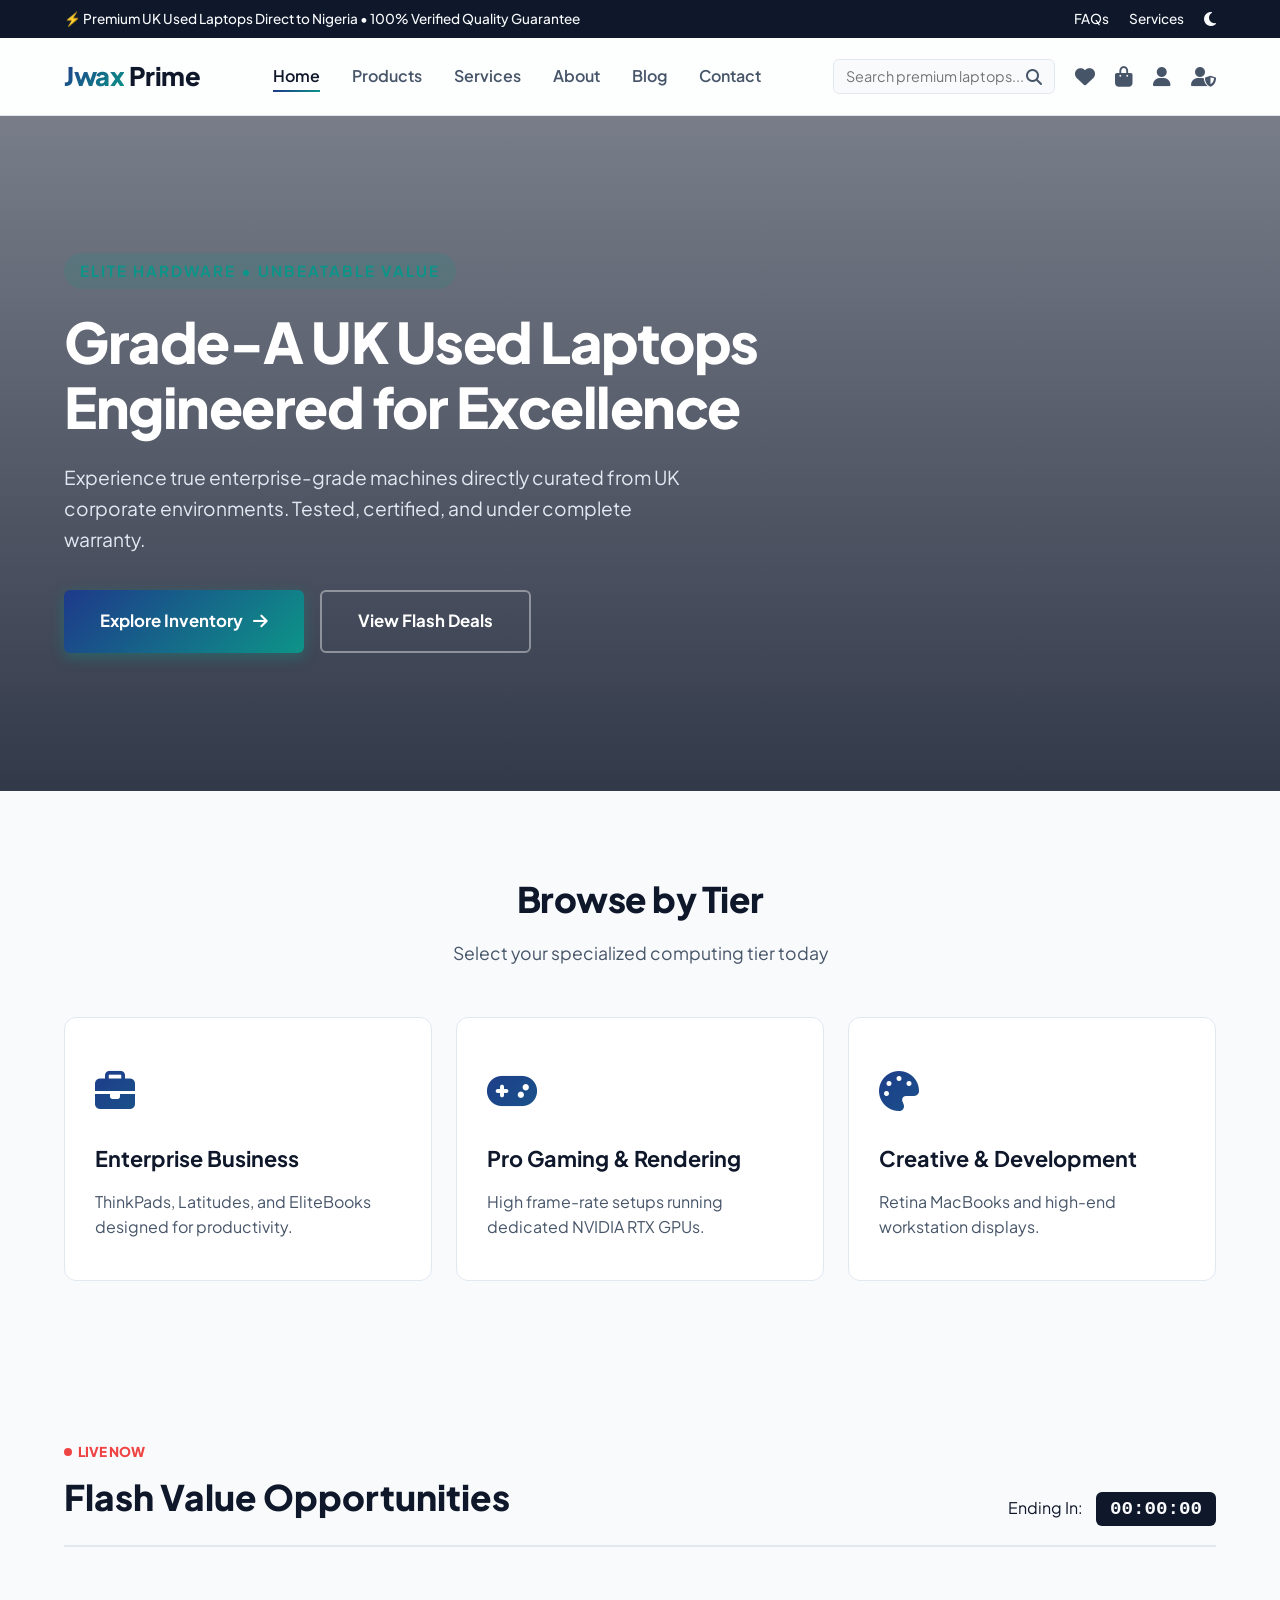
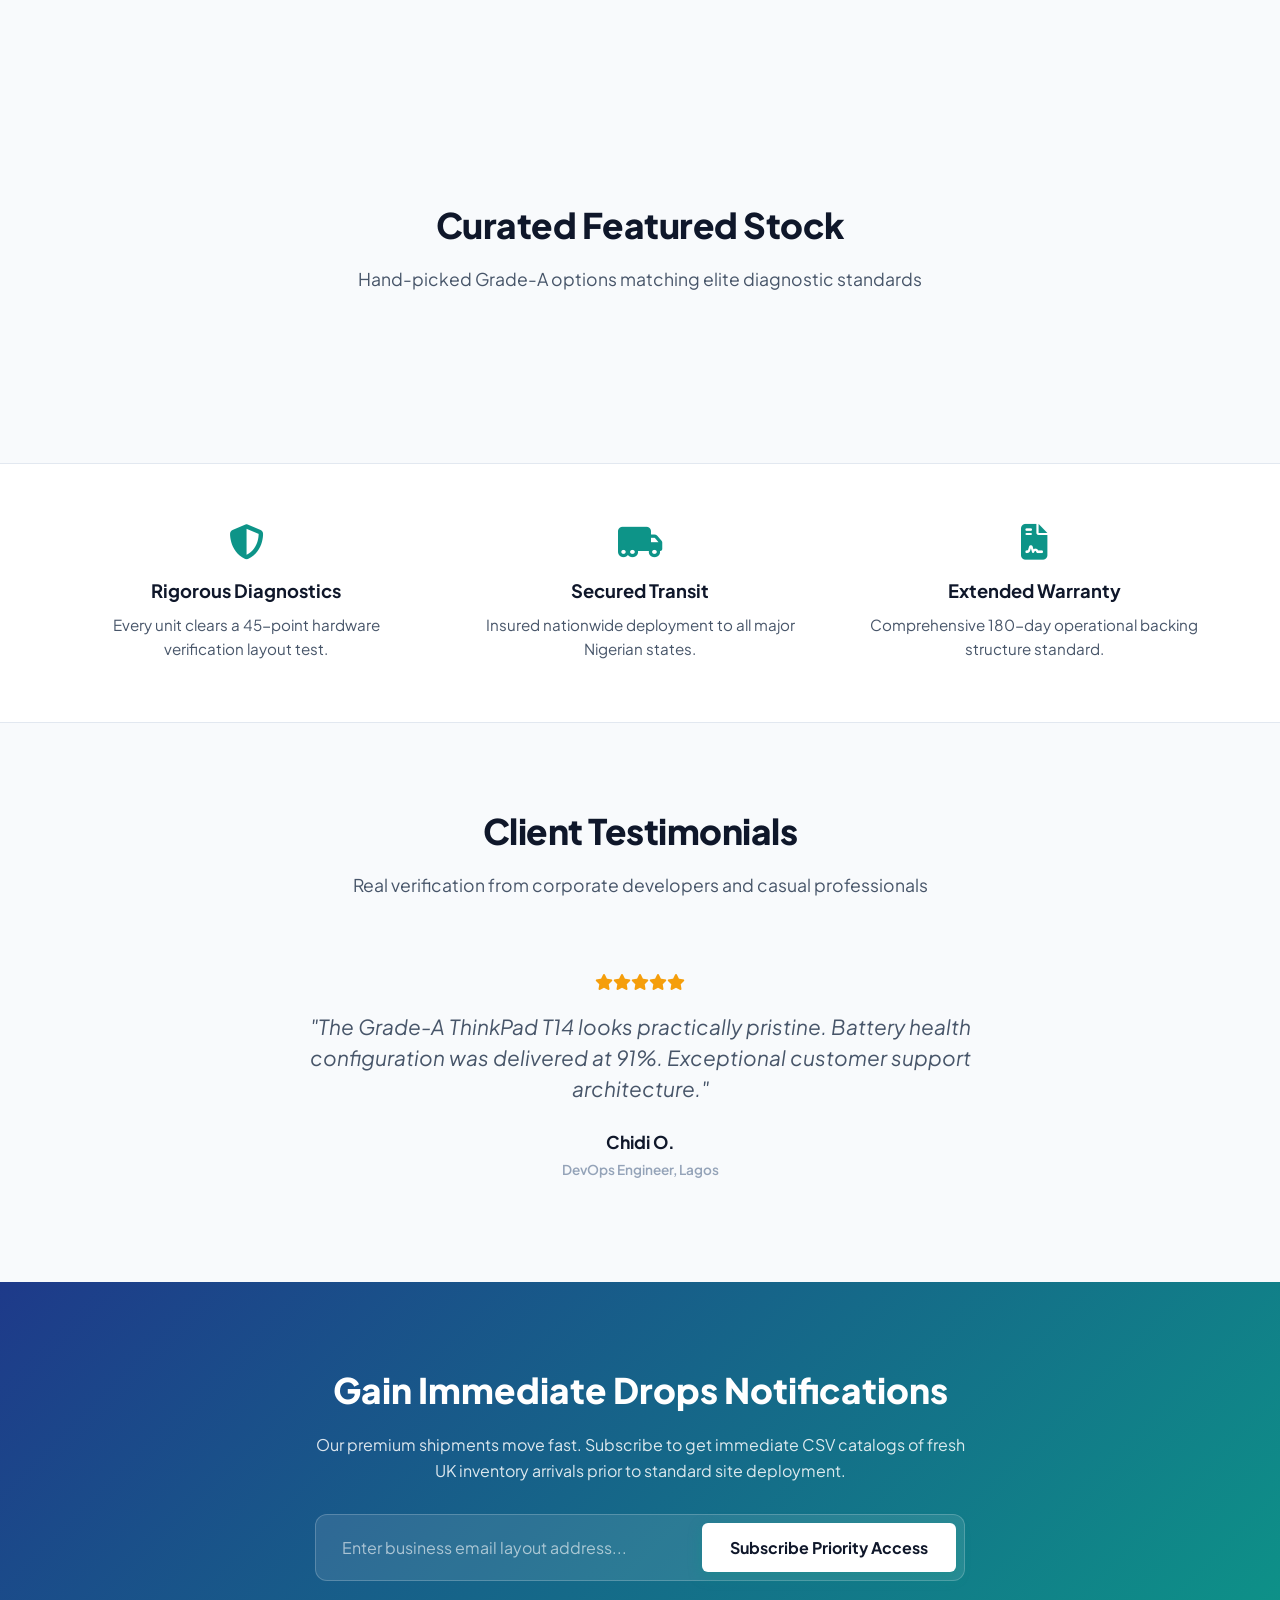
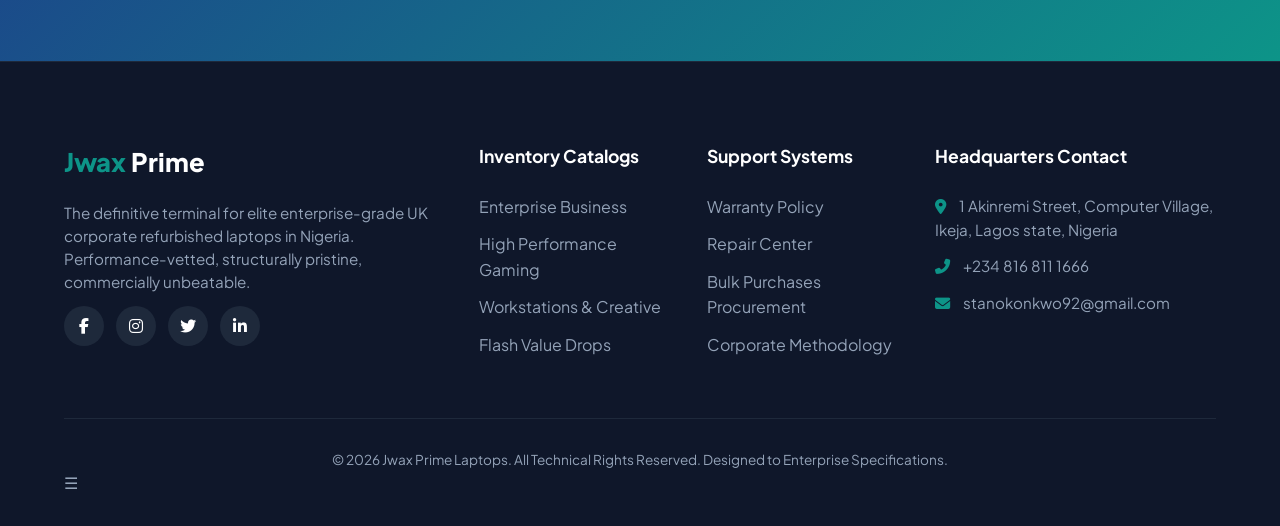
<file: index.html>
<!DOCTYPE html>
<html lang="en" data-theme="light">
<head>
    <meta charset="UTF-8">
    <meta name="viewport" content="width=device-width, initial-scale=1.0">
    <meta name="description" content="Jwax Prime Laptops - Premium UK Used Laptops in Nigeria. Highest quality, verified performance, unbeatable pricing.">
    <title>Jwax Prime Laptops | Premium UK Used Laptops</title>
    
    <!-- Google Fonts -->
    <link rel="preconnect" href="https://fonts.googleapis.com">
    <link rel="preconnect" href="https://fonts.gstatic.com" crossorigin>
    <link href="https://fonts.googleapis.com/css2?family=Plus+Jakarta+Sans:wght@300;400;500;600;700;800&display=swap" rel="stylesheet">
    
    <!-- Font Awesome Icons -->
    <link rel="stylesheet" href="https://cdnjs.cloudflare.com/ajax/libs/font-awesome/6.4.0/css/all.min.css">
    
    <!-- Unified Stylesheet File (Fixed Path) -->
    <link rel="stylesheet" href="style.css">
</head>
<body>

    <div id="screen-loader" class="screen-loader">
        <div class="spinner"></div>
    </div>

    <div id="toast-container" class="toast-container"></div>

    <button id="back-to-top" class="back-to-top" aria-label="Back to Top">
        <i class="fas fa-arrow-up"></i>
    </button>

    <header class="main-header">
        <div class="top-bar">
            <p>⚡ Premium UK Used Laptops Direct to Nigeria • 100% Verified Quality Guarantee</p>
            <div class="top-bar-links">
                <a href="faq.html">FAQs</a>
                <a href="services.html">Services</a>
                <button id="theme-toggle" class="theme-toggle-btn" aria-label="Toggle Theme">
                    <i class="fas fa-moon"></i>
                </button>
            </div>
        </div>

        <nav class="navbar">
            <a href="index.html" class="logo-brand">
                <span class="logo-accent">Jwax</span> Prime
            </a>

            <ul class="nav-links" id="nav-links">
                <li><a href="index.html" class="active">Home</a></li>
                <li><a href="products.html">Products</a></li>
                <li><a href="services.html">Services</a></li>
                <li><a href="about.html">About</a></li>
                <li><a href="blog.html">Blog</a></li>
                <li><a href="contact.html">Contact</a></li>
            </ul>

            <div class="nav-actions">
                <div class="search-container-wrapper">
                    <input type="text" id="global-search-input" placeholder="Search premium laptops...">
                    <button class="search-btn"><i class="fas fa-search"></i></button>
                </div>
                <a href="wishlist.html" class="nav-icon-link" aria-label="Wishlist">
                    <i class="fas fa-heart"></i>
                    <span class="badge" id="wishlist-badge">0</span>
                </a>
                <a href="cart.html" class="nav-icon-link" aria-label="Cart">
                    <i class="fas fa-shopping-bag"></i>
                    <span class="badge badge-accent" id="cart-badge">0</span>
                </a>
                <a href="login.html" class="nav-icon-link" aria-label="Account / Login">
                    <i class="fas fa-user"></i>
                </a>
                <a href="admin.html" class="nav-icon-link admin-indicator" aria-label="Admin Panel">
                    <i class="fas fa-user-shield"></i>
                </a>
                
                <button class="hamburger-menu" id="hamburger-menu" aria-label="Toggle Mobile Menu">
                    <span></span>
                    <span></span>
                    <span></span>
                </button>
            </div>
        </nav>
    </header>

    <main>
        <section class="hero-section">
            <div class="hero-overlay"></div>
            <div class="hero-content">
                <span class="hero-tagline">Elite Hardware • Unbeatable Value</span>
                <h1 class="hero-title">Grade-A UK Used Laptops <br>Engineered for Excellence</h1>
                <p class="hero-subtitle">Experience true enterprise-grade machines directly curated from UK corporate environments. Tested, certified, and under complete warranty.</p>
                <div class="hero-cta-group">
                    <a href="products.html" class="btn btn-primary btn-lg">Explore Inventory <i class="fas fa-arrow-right"></i></a>
                    <a href="#flash-sales" class="btn btn-secondary btn-lg">View Flash Deals</a>
                </div>
            </div>
        </section>

        <section class="section-container categories-section">
            <div class="section-header">
                <h2>Browse by Tier</h2>
                <p>Select your specialized computing tier today</p>
            </div>
            <div class="category-grid">
                <div class="category-card" data-category="Enterprise">
                    <div class="cat-icon"><i class="fas fa-briefcase"></i></div>
                    <h3>Enterprise Business</h3>
                    <p>ThinkPads, Latitudes, and EliteBooks designed for productivity.</p>
                </div>
                <div class="category-card" data-category="Gaming">
                    <div class="cat-icon"><i class="fas fa-gamepad"></i></div>
                    <h3>Pro Gaming & Rendering</h3>
                    <p>High frame-rate setups running dedicated NVIDIA RTX GPUs.</p>
                </div>
                <div class="category-card" data-category="Creative">
                    <div class="cat-icon"><i class="fas fa-palette"></i></div>
                    <h3>Creative & Development</h3>
                    <p>Retina MacBooks and high-end workstation displays.</p>
                </div>
            </div>
        </section>

        <section id="flash-sales" class="section-container flash-sales-section">
            <div class="section-header-row">
                <div>
                    <span class="live-indicator"><span class="pulse"></span> LIVE NOW</span>
                    <h2>Flash Value Opportunities</h2>
                </div>
                <div class="countdown-timer-container">
                    Ending In: <span id="flash-clock" class="clock-digits">00:00:00</span>
                </div>
            </div>
            <div class="products-grid-layout" id="flash-products-target"></div>
        </section>

        <section class="section-container featured-section">
            <div class="section-header">
                <h2>Curated Featured Stock</h2>
                <p>Hand-picked Grade-A options matching elite diagnostic standards</p>
            </div>
            <div class="products-grid-layout" id="featured-products-target"></div>
        </section>

        <section class="trust-signals-section">
            <div class="signal-item">
                <i class="fas fa-shield-alt"></i>
                <h3>Rigorous Diagnostics</h3>
                <p>Every unit clears a 45-point hardware verification layout test.</p>
            </div>
            <div class="signal-item">
                <i class="fas fa-truck-moving"></i>
                <h3>Secured Transit</h3>
                <p>Insured nationwide deployment to all major Nigerian states.</p>
            </div>
            <div class="signal-item">
                <i class="fas fa-file-contract"></i>
                <h3>Extended Warranty</h3>
                <p>Comprehensive 180-day operational backing structure standard.</p>
            </div>
        </section>

        <section class="section-container testimonial-section">
            <div class="section-header">
                <h2>Client Testimonials</h2>
                <p>Real verification from corporate developers and casual professionals</p>
            </div>
            <div class="testimonial-carousel-wrapper">
                <div class="testimonial-track" id="testimonial-track">
                    <div class="testimonial-card">
                        <div class="stars"><i class="fas fa-star"></i><i class="fas fa-star"></i><i class="fas fa-star"></i><i class="fas fa-star"></i><i class="fas fa-star"></i></div>
                        <p class="testimonial-text">"The Grade-A ThinkPad T14 looks practically pristine. Battery health configuration was delivered at 91%. Exceptional customer support architecture."</p>
                        <h4 class="testimonial-author">Chidi O.</h4>
                        <span class="author-title">DevOps Engineer, Lagos</span>
                    </div>
                </div>
            </div>
        </section>

        <section class="newsletter-subscription-block">
            <div class="newsletter-inner">
                <h2>Gain Immediate Drops Notifications</h2>
                <p>Our premium shipments move fast. Subscribe to get immediate CSV catalogs of fresh UK inventory arrivals prior to standard site deployment.</p>
                <form id="newsletter-form" class="newsletter-form-container">
                    <input type="email" id="news-email" placeholder="Enter business email layout address..." required>
                    <button type="submit" class="btn btn-primary">Subscribe Priority Access</button>
                </form>
            </div>
        </section>
    </main>

    <footer class="global-footer">
        <div class="footer-grid-layout">
            <div class="footer-column brand-summary-col">
                <h3 class="footer-logo"><span>Jwax</span> Prime</h3>
                <p>The definitive terminal for elite enterprise-grade UK corporate refurbished laptops in Nigeria. Performance-vetted, structurally pristine, commercially unbeatable.</p>
                <div class="social-links-media">
                    <a href="#"><i class="fab fa-facebook-f"></i></a>
                    <a href="#"><i class="fab fa-instagram"></i></a>
                    <a href="#"><i class="fab fa-twitter"></i></a>
                    <a href="#"><i class="fab fa-linkedin-in"></i></a>
                </div>
            </div>
            <div class="footer-column">
                <h4>Inventory Catalogs</h4>
                <ul>
                    <li><a href="products.html?cat=Enterprise">Enterprise Business</a></li>
                    <li><a href="products.html?cat=Gaming">High Performance Gaming</a></li>
                    <li><a href="products.html?cat=Creative">Workstations & Creative</a></li>
                    <li><a href="products.html?flag=flash">Flash Value Drops</a></li>
                </ul>
            </div>
            <div class="footer-column">
                <h4>Support Systems</h4>
                <ul>
                    <li><a href="faq.html">Warranty Policy</a></li>
                    <li><a href="services.html">Repair Center</a></li>
                    <li><a href="contact.html">Bulk Purchases Procurement</a></li>
                    <li><a href="about.html">Corporate Methodology</a></li>
                </ul>
            </div>
            <div class="footer-column">
                <h4>Headquarters Contact</h4>
                <p><i class="fas fa-map-marker-alt"></i> 1 Akinremi Street, Computer Village, Ikeja, Lagos state, Nigeria</p>
                <p><i class="fas fa-phone-alt"></i> +234 816 811 1666</p>
                <p><i class="fas fa-envelope"></i> stanokonkwo92@gmail.com</p>
            </div>
        </div>
        <div class="footer-copyright-row">
            <p>&copy; 2026 Jwax Prime Laptops. All Technical Rights Reserved. Designed to Enterprise Specifications.</p>
        </div>
        <div class="menu-toggle">
    ☰
</div>
        <script>
const menuBtn =
document.querySelector('.menu-toggle') ||
document.querySelector('.hamburger') ||
document.querySelector('.mobile-menu-btn');

const navMenu =
document.querySelector('.nav-links') ||
document.querySelector('.nav-menu') ||
document.querySelector('nav ul');

menuBtn.addEventListener('click', () => {
    navMenu.classList.toggle('active');
});
</script>
    </footer>

    <script src="js/app.js"></script>
</body>
</html>
</file>
<file: style.css>
/* ==========================================================================
   GLOBAL DESIGN VARIABLES & THEME STATE ENGINE
   ========================================================================== */
:root {
    /* Color Palette - Light Mode Default */
    --primary-gradient: linear-gradient(135deg, #1e3a8a 0%, #0d9488 100%);
    --bg-main: #f8fafc;
    --bg-surface: #ffffff;
    --bg-surface-glass: rgba(255, 255, 255, 0.75);
    --border-color: #e2e8f0;
    --text-primary: #0f172a;
    --text-secondary: #475569;
    --text-light: #94a3b8;
    --accent: #0d9488;
    --accent-hover: #0f766e;
    --danger: #ef4444;
    --success: #22c55e;
    --warning: #f59e0b;
    --shadow-sm: 0 2px 4px rgba(0,0,0,0.05);
    --shadow-md: 0 10px 15px -3px rgba(0,0,0,0.1), 0 4px 6px -2px rgba(0,0,0,0.05);
    --shadow-lg: 0 20px 25px -5px rgba(0,0,0,0.1), 0 10px 10px -5px rgba(0,0,0,0.04);
    --radius-sm: 6px;
    --radius-md: 12px;
    --radius-lg: 20px;
    --transition-smooth: all 0.35s cubic-bezier(0.4, 0, 0.2, 1);
}

[data-theme="dark"] {
    /* Color Palette - Dark Mode Variant Override */
    --bg-main: #0f172a;
    --bg-surface: #1e293b;
    --bg-surface-glass: rgba(30, 41, 59, 0.75);
    --border-color: #334155;
    --text-primary: #f8fafc;
    --text-secondary: #cbd5e1;
    --text-light: #64748b;
    --shadow-sm: 0 2px 4px rgba(0,0,0,0.3);
    --shadow-md: 0 10px 15px -3px rgba(0,0,0,0.4);
    --shadow-lg: 0 20px 25px -5px rgba(0,0,0,0.5);
}

/* ==========================================================================
   CSS CORE RESET & TYPOGRAPHY FOUNDATIONS
   ========================================================================== */
* {
    box-sizing: border-box;
    margin: 0;
    padding: 0;
}

html {
    scroll-behavior: smooth;
    font-size: 16px;
}

body {
    font-family: 'Plus Jakarta Sans', sans-serif;
    background-color: var(--bg-main);
    color: var(--text-primary);
    line-height: 1.6;
    overflow-x: hidden;
    transition: var(--transition-smooth);
}

a {
    color: inherit;
    text-decoration: none;
    transition: var(--transition-smooth);
}

ul {
    list-style: none;
}

img {
    max-width: 100%;
    display: block;
}

button, input, select, textarea {
    font-family: inherit;
    font-size: inherit;
    background: none;
    border: none;
    outline: none;
}

/* ==========================================================================
   GLOBAL APP COMPONENTS & UI ACCESSORIES
   ========================================================================== */
.screen-loader {
    position: fixed;
    top: 0;
    left: 0;
    width: 100vw;
    height: 100vh;
    background-color: var(--bg-main);
    z-index: 9999;
    display: flex;
    justify-content: center;
    align-items: center;
    transition: opacity 0.5s ease, visibility 0.5s ease;
}
.screen-loader.fade-out {
    opacity: 0;
    visibility: hidden;
}
.spinner {
    width: 50px;
    height: 50px;
    border: 4px solid var(--border-color);
    border-top-color: var(--accent);
    border-radius: 50%;
    animation: spin 1s infinite linear;
}
@keyframes spin {
    to { transform: rotate(360deg); }
}

.toast-container {
    position: fixed;
    top: 24px;
    right: 24px;
    z-index: 10000;
    display: flex;
    flex-direction: column;
    gap: 12px;
}
.toast {
    background-color: var(--bg-surface);
    color: var(--text-primary);
    padding: 16px 24px;
    border-radius: var(--radius-md);
    box-shadow: var(--shadow-lg);
    border-left: 6px solid var(--accent);
    display: flex;
    align-items: center;
    gap: 12px;
    font-weight: 600;
    transform: translateX(120%);
    animation: slideIn 0.35s forwards cubic-bezier(0.4, 0, 0.2, 1);
    transition: var(--transition-smooth);
}
@keyframes slideIn {
    to { transform: translateX(0); }
}
.toast.toast-danger { border-left-color: var(--danger); }
.toast.toast-success { border-left-color: var(--success); }

.back-to-top {
    position: fixed;
    bottom: 30px;
    right: 30px;
    width: 50px;
    height: 50px;
    background: var(--primary-gradient);
    color: #fff;
    border-radius: 50%;
    display: flex;
    justify-content: center;
    align-items: center;
    cursor: pointer;
    box-shadow: var(--shadow-lg);
    z-index: 999;
    opacity: 0;
    visibility: hidden;
    transition: var(--transition-smooth);
    transform: translateY(10px);
}
.back-to-top.visible {
    opacity: 1;
    visibility: visible;
    transform: translateY(0);
}
.back-to-top:hover {
    transform: translateY(-5px);
}

/* ==========================================================================
   NAVIGATION BAR & HEADER STRUCTURAL BLUEPRINT
   ========================================================================== */
.main-header {
    width: 100%;
    position: relative;
    z-index: 990;
}
.top-bar {
    background-color: var(--text-primary);
    color: var(--bg-main);
    padding: 8px 5%;
    display: flex;
    justify-content: space-between;
    align-items: center;
    font-size: 0.85rem;
    font-weight: 500;
}
.top-bar-links {
    display: flex;
    align-items: center;
    gap: 20px;
}
.theme-toggle-btn {
    color: inherit;
    cursor: pointer;
    font-size: 1rem;
}

.navbar {
    background-color: var(--bg-surface-glass);
    backdrop-filter: blur(15px);
    -webkit-backdrop-filter: blur(15px);
    border-bottom: 1px solid var(--border-color);
    padding: 18px 5%;
    display: flex;
    justify-content: space-between;
    align-items: center;
    transition: var(--transition-smooth);
}
.navbar.sticky {
    position: fixed;
    top: 0;
    left: 0;
    width: 100%;
    box-shadow: var(--shadow-sm);
    padding: 12px 5%;
}

.logo-brand {
    font-size: 1.6rem;
    font-weight: 800;
    letter-spacing: -0.5px;
}
.logo-accent {
    background: var(--primary-gradient);
    -webkit-background-clip: text;
    -webkit-text-fill-color: transparent;
}

.nav-links {
    display: flex;
    gap: 32px;
}
.nav-links a {
    font-weight: 600;
    color: var(--text-secondary);
    position: relative;
}
.nav-links a:hover, .nav-links a.active {
    color: var(--text-primary);
}
.nav-links a::after {
    content: '';
    position: absolute;
    bottom: -6px;
    left: 0;
    width: 0;
    height: 2px;
    background: var(--primary-gradient);
    transition: var(--transition-smooth);
}
.nav-links a:hover::after, .nav-links a.active::after {
    width: 100%;
}

.nav-actions {
    display: flex;
    align-items: center;
    gap: 20px;
}
.search-container-wrapper {
    display: flex;
    background-color: var(--bg-main);
    border: 1px solid var(--border-color);
    border-radius: var(--radius-sm);
    padding: 6px 12px;
    align-items: center;
}
.search-container-wrapper input {
    color: var(--text-primary);
    font-size: 0.9rem;
    width: 180px;
    transition: var(--transition-smooth);
}
.search-container-wrapper input:focus {
    width: 240px;
}
.search-btn {
    color: var(--text-secondary);
    cursor: pointer;
}

.nav-icon-link {
    position: relative;
    font-size: 1.25rem;
    color: var(--text-secondary);
}
.nav-icon-link:hover {
    color: var(--text-primary);
}
.nav-icon-link .badge {
    position: absolute;
    top: -6px;
    right: -10px;
    background-color: var(--text-primary);
    color: var(--bg-main);
    font-size: 0.7rem;
    font-weight: 700;
    width: 18px;
    height: 18px;
    border-radius: 50%;
    display: flex;
    justify-content: center;
    align-items: center;
}
.nav-icon-link .badge.badge-accent {
    background: var(--primary-gradient);
}
.hamburger-menu {
    display: none;
    flex-direction: column;
    gap: 5px;
    cursor: pointer;
}
.hamburger-menu span {
    width: 25px;
    height: 3px;
    background-color: var(--text-primary);
    border-radius: 3px;
    transition: var(--transition-smooth);
}

/* ==========================================================================
   HERO & PROMOTIONAL ADVERTISING BLOCK
   ========================================================================== */
.hero-section {
    position: relative;
    height: 75vh;
    min-height: 550px;
    background: linear-gradient(rgba(15,23,42,0.55), rgba(15,23,42,0.85)), url('https://images.unsplash.com/photo-1603302576837-37561b2e2302?auto=format&fit=crop&w=1920&q=80') center/cover no-repeat;
    display: flex;
    align-items: center;
    padding: 0 5%;
    color: #ffffff;
}
.hero-content {
    max-width: 750px;
    z-index: 10;
}
.hero-tagline {
    font-size: 0.95rem;
    text-transform: uppercase;
    font-weight: 700;
    letter-spacing: 2px;
    color: var(--accent);
    background-color: rgba(13, 148, 136, 0.15);
    padding: 6px 16px;
    border-radius: 50px;
    display: inline-block;
    margin-bottom: 20px;
}
.hero-title {
    font-size: 3.5rem;
    font-weight: 800;
    line-height: 1.15;
    letter-spacing: -1.5px;
    margin-bottom: 24px;
}
.hero-subtitle {
    font-size: 1.2rem;
    color: #e2e8f0;
    margin-bottom: 36px;
    max-width: 620px;
}
.hero-cta-group {
    display: flex;
    gap: 16px;
}

/* Standard Premium UI Buttons Layout */
.btn {
    display: inline-flex;
    align-items: center;
    gap: 10px;
    padding: 14px 28px;
    font-weight: 700;
    border-radius: var(--radius-sm);
    cursor: pointer;
    transition: var(--transition-smooth);
}
.btn-lg {
    padding: 16px 36px;
    font-size: 1.05rem;
}
.btn-primary {
    background: var(--primary-gradient);
    color: #ffffff;
    box-shadow: 0 4px 14px rgba(13, 148, 136, 0.4);
}
.btn-primary:hover {
    transform: translateY(-2px);
    box-shadow: 0 6px 20px rgba(13, 148, 136, 0.6);
}
.btn-secondary {
    background-color: transparent;
    color: #ffffff;
    border: 2px solid rgba(255,255,255,0.4);
}
.btn-secondary:hover {
    border-color: #ffffff;
    background-color: rgba(255,255,255,0.1);
}

/* ==========================================================================
   GRID CORE ARRANGEMENT & LAYOUT CONTENT CONTAINERS
   ========================================================================== */
.section-container {
    padding: 80px 5%;
}
.section-header {
    text-align: center;
    margin-bottom: 50px;
}
.section-header h2 {
    font-size: 2.2rem;
    font-weight: 800;
    letter-spacing: -0.5px;
    margin-bottom: 12px;
}
.section-header p {
    color: var(--text-secondary);
    font-size: 1.1rem;
}

.section-header-row {
    display: flex;
    justify-content: space-between;
    align-items: flex-end;
    margin-bottom: 50px;
    border-bottom: 2px solid var(--border-color);
    padding-bottom: 20px;
}
.section-header-row h2 {
    font-size: 2.2rem;
    font-weight: 800;
}
.live-indicator {
    font-size: 0.85rem;
    font-weight: 800;
    color: var(--danger);
    display: flex;
    align-items: center;
    gap: 6px;
    margin-bottom: 6px;
}
.pulse {
    width: 8px;
    height: 8px;
    background-color: var(--danger);
    border-radius: 50%;
    box-shadow: 0 0 0 0 rgba(239, 68, 68, 0.7);
    animation: pulseActive 1.6s infinite;
}
@keyframes pulseActive {
    0% { transform: scale(0.95); box-shadow: 0 0 0 0 rgba(239,68,68,0.7); }
    70% { transform: scale(1); box-shadow: 0 0 0 8px rgba(239,68,68,0); }
    100% { transform: scale(0.95); box-shadow: 0 0 0 0 rgba(239,68,68,0); }
}

.clock-digits {
    font-family: monospace;
    background-color: var(--text-primary);
    color: var(--bg-main);
    padding: 6px 14px;
    border-radius: var(--radius-sm);
    font-weight: 700;
    font-size: 1.2rem;
    margin-left: 10px;
}

/* ==========================================================================
   CATEGORY & TIER CARDS STRUCTURAL SPEC
   ========================================================================== */
.category-grid {
    display: grid;
    grid-template-columns: repeat(auto-fit, minmax(300px, 1fr));
    gap: 24px;
}
.category-card {
    background-color: var(--bg-surface);
    border: 1px solid var(--border-color);
    border-radius: var(--radius-md);
    padding: 40px 30px;
    cursor: pointer;
    transition: var(--transition-smooth);
}
.category-card:hover {
    transform: translateY(-8px);
    box-shadow: var(--shadow-lg);
    border-color: var(--accent);
}
.cat-icon {
    font-size: 2.5rem;
    margin-bottom: 20px;
    background: var(--primary-gradient);
    -webkit-background-clip: text;
    -webkit-text-fill-color: transparent;
}
.category-card h3 {
    font-size: 1.35rem;
    font-weight: 700;
    margin-bottom: 12px;
}
.category-card p {
    color: var(--text-secondary);
}

/* ==========================================================================
   DYNAMIC PRODUCT COMPONENT ARCHITECTURE CARD
   ========================================================================== */
.products-grid-layout {
    display: grid;
    grid-template-columns: repeat(auto-fill, minmax(280px, 1fr));
    gap: 30px;
}
.product-card-blueprint {
    background-color: var(--bg-surface);
    border: 1px solid var(--border-color);
    border-radius: var(--radius-md);
    overflow: hidden;
    position: relative;
    display: flex;
    flex-direction: column;
    transition: var(--transition-smooth);
}
.product-card-blueprint:hover {
    transform: translateY(-6px);
    box-shadow: var(--shadow-lg);
}

.product-image-frame {
    width: 100%;
    height: 220px;
    background-color: #f1f5f9;
    position: relative;
    overflow: hidden;
}
.product-image-frame img {
    width: 100%;
    height: 100%;
    object-fit: cover;
    transition: var(--transition-smooth);
}
.product-card-blueprint:hover .product-image-frame img {
    transform: scale(1.06);
}

.badge-discount-tag {
    position: absolute;
    top: 12px;
    left: 12px;
    background-color: var(--danger);
    color: #fff;
    padding: 4px 10px;
    border-radius: var(--radius-sm);
    font-size: 0.75rem;
    font-weight: 800;
    z-index: 5;
}
.wishlist-floating-btn {
    position: absolute;
    top: 12px;
    right: 12px;
    width: 36px;
    height: 36px;
    background-color: var(--bg-surface);
    border-radius: 50%;
    display: flex;
    justify-content: center;
    align-items: center;
    color: var(--text-secondary);
    cursor: pointer;
    box-shadow: var(--shadow-sm);
    z-index: 5;
    transition: var(--transition-smooth);
}
.wishlist-floating-btn:hover, .wishlist-floating-btn.active {
    color: var(--danger);
    background-color: #fef2f2;
}

.product-details-content {
    padding: 20px;
    display: flex;
    flex-direction: column;
    flex-grow: 1;
}
.product-meta-brand {
    font-size: 0.8rem;
    text-transform: uppercase;
    letter-spacing: 1px;
    color: var(--text-light);
    font-weight: 700;
    margin-bottom: 6px;
}
.product-title-heading {
    font-size: 1.1rem;
    font-weight: 700;
    color: var(--text-primary);
    margin-bottom: 12px;
    line-height: 1.3;
}

/* Diagnostic Technical Data Badges Row */
.product-specs-pill-row {
    display: flex;
    flex-wrap: wrap;
    gap: 6px;
    margin-bottom: 20px;
}
.spec-pill {
    background-color: var(--bg-main);
    color: var(--text-secondary);
    font-size: 0.75rem;
    font-weight: 600;
    padding: 4px 10px;
    border-radius: 4px;
    border: 1px solid var(--border-color);
}

.product-pricing-row {
    display: flex;
    align-items: center;
    gap: 12px;
    margin-top: auto;
    margin-bottom: 16px;
}
.price-current {
    font-size: 1.3rem;
    font-weight: 800;
    color: var(--text-primary);
}
.price-slashed {
    font-size: 0.95rem;
    color: var(--text-light);
    text-decoration: line-through;
}

.product-action-footer-btn {
    width: 100%;
    background-color: var(--text-primary);
    color: var(--bg-main);
    padding: 12px;
    border-radius: var(--radius-sm);
    font-weight: 700;
    display: flex;
    justify-content: center;
    align-items: center;
    gap: 8px;
    cursor: pointer;
    transition: var(--transition-smooth);
}
.product-action-footer-btn:hover {
    background-color: var(--accent);
    color: #fff;
}

/* ==========================================================================
   TRUST CORPORATE AUTHORITY SIGNALS SECTION
   ========================================================================== */
.trust-signals-section {
    background-color: var(--bg-surface);
    border-top: 1px solid var(--border-color);
    border-bottom: 1px solid var(--border-color);
    padding: 50px 5%;
    display: grid;
    grid-template-columns: repeat(auto-fit, minmax(250px, 1fr));
    gap: 30px;
}
.signal-item {
    text-align: center;
    padding: 10px;
}
.signal-item i {
    font-size: 2.2rem;
    color: var(--accent);
    margin-bottom: 16px;
}
.signal-item h3 {
    font-size: 1.15rem;
    font-weight: 700;
    margin-bottom: 8px;
}
.signal-item p {
    color: var(--text-secondary);
    font-size: 0.95rem;
}

/* ==========================================================================
   TESTIMONIAL INTERACTIVE SYSTEM CAROUSEL
   ========================================================================== */
.testimonial-carousel-wrapper {
    max-width: 800px;
    margin: 0 auto;
    overflow: hidden;
}
.testimonial-track {
    display: flex;
    transition: var(--transition-smooth);
}
.testimonial-card {
    min-width: 100%;
    text-align: center;
    padding: 20px;
}
.testimonial-card .stars {
    color: var(--warning);
    margin-bottom: 16px;
}
.testimonial-text {
    font-size: 1.3rem;
    font-style: italic;
    color: var(--text-secondary);
    margin-bottom: 24px;
    line-height: 1.5;
}
.testimonial-author {
    font-weight: 700;
    font-size: 1.1rem;
}
.author-title {
    font-size: 0.85rem;
    color: var(--text-light);
    font-weight: 600;
}

/* ==========================================================================
   CONVERSION CAPTURE NEWSLETTER BLOCK
   ========================================================================== */
.newsletter-subscription-block {
    background: var(--primary-gradient);
    color: #ffffff;
    padding: 80px 5%;
    text-align: center;
}
.newsletter-inner {
    max-width: 650px;
    margin: 0 auto;
}
.newsletter-inner h2 {
    font-size: 2.2rem;
    font-weight: 800;
    margin-bottom: 14px;
}
.newsletter-inner p {
    color: rgba(255,255,255,0.85);
    margin-bottom: 30px;
}
.newsletter-form-container {
    display: flex;
    gap: 12px;
    background-color: rgba(255,255,255,0.1);
    padding: 8px;
    border-radius: var(--radius-md);
    border: 1px solid rgba(255,255,255,0.2);
}
.newsletter-form-container input {
    flex-grow: 1;
    padding: 12px 18px;
    color: #ffffff;
}
.newsletter-form-container input::placeholder {
    color: rgba(255,255,255,0.6);
}
.newsletter-form-container .btn {
    background: #ffffff;
    color: var(--text-primary);
}

/* ==========================================================================
   GLOBAL FOOTER BLOCK 
   ========================================================================== */
.global-footer {
    background-color: #0f172a;
    color: #94a3b8;
    padding: 80px 5% 30px;
    border-top: 1px solid #1e293b;
}
[data-theme="dark"] .global-footer {
    background-color: #020617;
}
.footer-grid-layout {
    display: grid;
    grid-template-columns: 2fr 1fr 1fr 1.5fr;
    gap: 40px;
    margin-bottom: 60px;
}
.brand-summary-col p {
    margin-top: 20px;
    margin-bottom: 24px;
    font-size: 0.95rem;
    line-height: 1.5;
}
.footer-logo {
    color: #ffffff;
    font-size: 1.6rem;
    font-weight: 800;
}
.footer-logo span {
    color: var(--accent);
}
.social-links-media {
    display: flex;
    gap: 12px;
}
.social-links-media a {
    width: 40px;
    height: 40px;
    background-color: #1e293b;
    border-radius: 50%;
    display: flex;
    justify-content: center;
    align-items: center;
    color: #ffffff;
}
.social-links-media a:hover {
    background: var(--primary-gradient);
    transform: translateY(-3px);
}
.footer-column h4 {
    color: #ffffff;
    font-weight: 700;
    margin-bottom: 24px;
    font-size: 1.1rem;
}
.footer-column ul {
    display: flex;
    flex-direction: column;
    gap: 12px;
}
.footer-column ul a:hover {
    color: #ffffff;
    padding-left: 4px;
}
.footer-column p {
    margin-bottom: 12px;
    font-size: 0.95rem;
}
.footer-column p i {
    margin-right: 10px;
    color: var(--accent);
}
.footer-copyright-row {
    border-top: 1px solid #1e293b;
    padding-top: 30px;
    text-align: center;
    font-size: 0.85rem;
}

/* Core Application Utility Configurations */
.products-grid-layout {
    display: grid;
    grid-template-columns: repeat(auto-fill, minmax(280px, 1fr));
    gap: 30px;
    padding: 20px 0;
}

/* Centralized Toast Infrastructure layout mapping metrics */
.toast-container {
    position: fixed;
    top: 30px;
    right: 30px;
    z-index: 9999;
    display: flex;
    flex-direction: column;
    gap: 12px;
    max-width: 420px;
}
.toast-message-bubble {
    background-color: var(--bg-surface);
    color: var(--text-primary);
    border-left: 4px solid var(--accent);
    padding: 16px 24px;
    border-radius: var(--radius-sm);
    box-shadow: var(--shadow-lg);
    display: flex;
    align-items: center;
    gap: 12px;
    font-weight: 600;
    font-size: 0.95rem;
    animation: toastEnter 0.3s cubic-bezier(0.16, 1, 0.3, 1) forwards;
}
.toast-message-bubble.warning { border-left-color: var(--warning); }
.toast-message-bubble.danger { border-left-color: var(--danger); }

@keyframes toastEnter {
    from { transform: translateX(120%); opacity: 0; }
    to { transform: translateX(0); opacity: 1; }
}
@keyframes toastExit {
    to { transform: translateX(120%); opacity: 0; }
}

/* Screen Loader Utility Override */
.screen-loader {
    display: none !important;
}

/* ==========================================================================
   MEDIA QUERY LAYOUT ENGINE (RESPONSIVE BLUEPRINTS)
   ========================================================================== */

/* =========================
   LAPTOPS & SMALL DESKTOPS
========================= */
@media (max-width: 1200px) {
    .hero-title {
        font-size: 3rem;
    }
    .footer-grid-layout {
        grid-template-columns: repeat(2, 1fr);
    }
    .search-container-wrapper input {
        width: 140px;
    }
    .search-container-wrapper input:focus {
        width: 180px;
    }
}

/* =========================
   TABLETS
========================= */
@media (max-width: 992px) {
    .navbar {
        padding: 16px 4%;
    }
    .nav-links {
        gap: 18px;
    }
    .hero-title {
        font-size: 2.7rem;
    }
    .hero-subtitle {
        font-size: 1.05rem;
    }
    .section-header h2,
    .section-header-row h2,
    .newsletter-inner h2 {
        font-size: 2rem;
    }
    .products-grid-layout {
        grid-template-columns: repeat(2, 1fr);
    }
    .category-grid {
        grid-template-columns: repeat(2, 1fr);
    }
    .trust-signals-section {
        grid-template-columns: repeat(2, 1fr);
    }
}

/* =========================
   MOBILE NAVIGATION
========================= */
@media (max-width: 768px) {
    body {
        overflow-x: hidden;
    }
    /* TOP BAR */
    .top-bar {
        flex-direction: column;
        gap: 10px;
        text-align: center;
        padding: 10px 16px;
    }
    .top-bar-links {
        gap: 14px;
        flex-wrap: wrap;
        justify-content: center;
    }
    /* NAVBAR */
    .navbar {
        padding: 14px 20px;
        position: relative;
    }
    .logo-brand {
        font-size: 1.4rem;
    }
    /* HAMBURGER */
    .hamburger-menu {
        display: flex;
        z-index: 1001;
    }
    /* MOBILE MENU */
    .nav-links {
        position: absolute;
        top: 100%;
        left: 0;
        width: 100%;
        background-color: var(--bg-surface);
        border-top: 1px solid var(--border-color);
        flex-direction: column;
        align-items: center;
        gap: 22px;
        padding: 30px 20px;
        display: none;
        box-shadow: var(--shadow-md);
    }
    .nav-links.active {
        display: flex;
    }
    .nav-links a {
        font-size: 1rem;
    }
    .search-container-wrapper {
        display: none;
    }
    .nav-actions {
        gap: 14px;
    }
    /* HERO */
    .hero-section {
        height: auto;
        min-height: auto;
        padding: 120px 20px 80px;
        text-align: center;
        justify-content: center;
    }
    .hero-content {
        max-width: 100%;
    }
    .hero-tagline {
        font-size: 0.75rem;
        letter-spacing: 1px;
    }
    .hero-title {
        font-size: 2.2rem;
        line-height: 1.2;
        margin-bottom: 18px;
    }
    .hero-subtitle {
        font-size: 1rem;
        margin-bottom: 28px;
    }
    .hero-cta-group {
        flex-direction: column;
        align-items: center;
        width: 100%;
    }
    .btn-lg {
        width: 100%;
        max-width: 320px;
        justify-content: center;
    }
    /* SECTIONS */
    .section-container {
        padding: 60px 20px;
    }
    .section-header {
        margin-bottom: 35px;
    }
    .section-header h2,
    .section-header-row h2,
    .newsletter-inner h2 {
        font-size: 1.8rem;
    }
    .section-header p {
        font-size: 1rem;
    }
    .section-header-row {
        flex-direction: column;
        align-items: flex-start;
        gap: 16px;
    }
    .countdown-timer-container {
        width: 100%;
    }
    /* GRIDS */
    .products-grid-layout,
    .category-grid,
    .trust-signals-section,
    .footer-grid-layout {
        grid-template-columns: 1fr;
    }
    /* PRODUCT CARD */
    .product-image-frame {
        height: 240px;
    }
    .product-details-content {
        padding: 18px;
    }
    /* CATEGORY */
    .category-card {
        padding: 28px 22px;
    }
    /* TESTIMONIAL */
    .testimonial-text {
        font-size: 1.05rem;
    }
    .testimonial-card {
        padding: 10px;
    }
    /* NEWSLETTER */
    .newsletter-subscription-block {
        padding: 60px 20px;
    }
    .newsletter-form-container {
        flex-direction: column;
        padding: 16px;
    }
    .newsletter-form-container input {
        width: 100%;
        padding: 14px;
    }
    .newsletter-form-container .btn {
        width: 100%;
        justify-content: center;
    }
    /* FOOTER */
    .global-footer {
        padding: 60px 20px 30px;
        text-align: center;
    }
    .footer-grid-layout {
        gap: 50px;
    }
    .social-links-media {
        justify-content: center;
    }
    .footer-column ul {
        align-items: center;
    }
    .footer-column p i {
        margin-right: 6px;
    }
    /* TOAST */
    .toast-container {
        right: 10px;
        left: 10px;
        max-width: unset;
    }
    .toast,
    .toast-message-bubble {
        width: 100%;
    }
    /* BACK TO TOP */
    .back-to-top {
        width: 45px;
        height: 45px;
        right: 20px;
        bottom: 20px;
    }
}

/* =========================
   SMALL PHONES
========================= */
@media (max-width: 480px) {
    html {
        font-size: 15px;
    }
    .hero-title {
        font-size: 1.85rem;
    }
    .hero-subtitle {
        font-size: 0.95rem;
    }
    .hero-tagline {
        padding: 5px 12px;
    }
    .btn {
        padding: 13px 20px;
        font-size: 0.95rem;
    }
    .section-header h2,
    .section-header-row h2,
    .newsletter-inner h2 {
        font-size: 1.55rem;
    }
    .product-image-frame {
        height: 210px;
    }
    .price-current {
        font-size: 1.15rem;
    }
    .clock-digits {
        display: inline-block;
        margin-top: 8px;
        margin-left: 0;
        font-size: 1rem;
    }
    .testimonial-text {
        font-size: 0.95rem;
    }
    .footer-logo {
        font-size: 1.4rem;
    }
}
</file>
